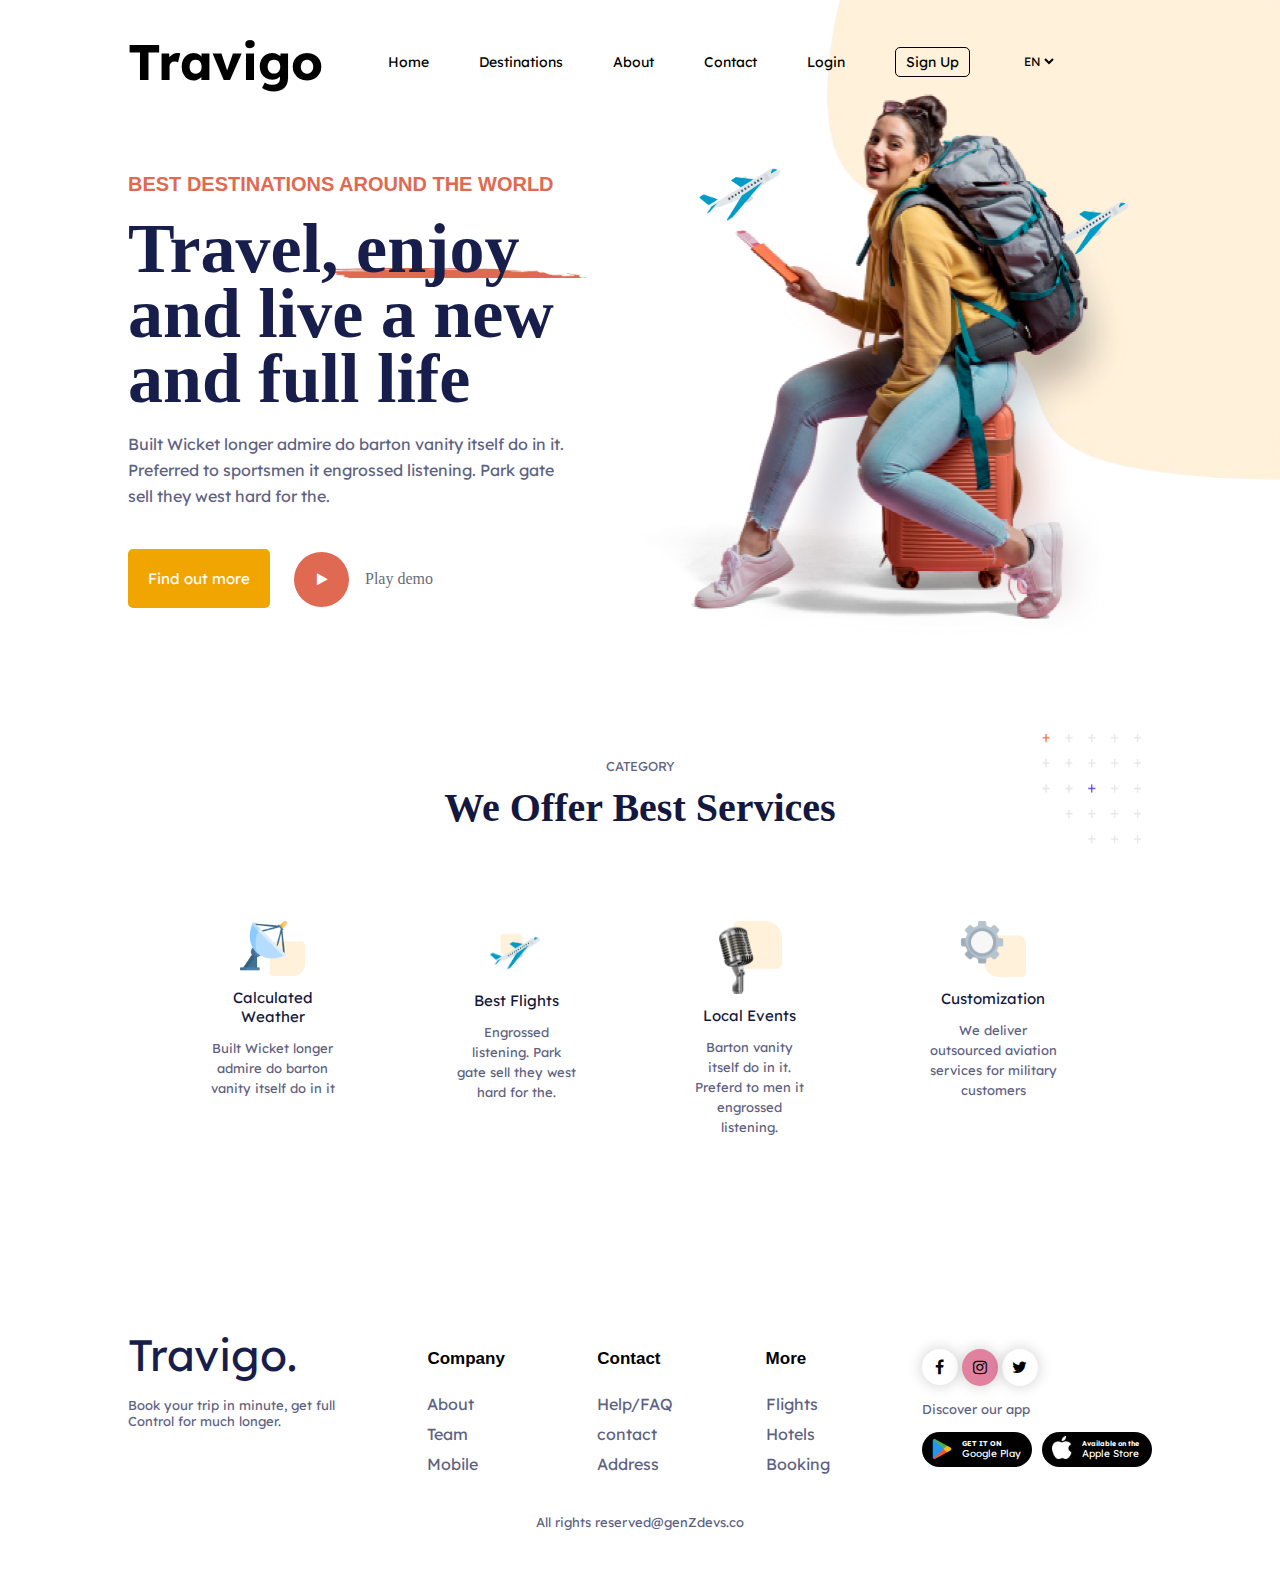
<file: index.html>
<!DOCTYPE html>
<html lang="en">
<head>
    <meta charset="UTF-8">
    <meta name="viewport" content="width=device-width, initial-scale=1.0">
    <link rel="preconnect" href="https://fonts.googleapis.com">
<link rel="preconnect" href="https://fonts.gstatic.com" crossorigin>
<link href="https://fonts.googleapis.com/css2?family=BBH+Sans+Hegarty&family=Lexend:wght@100..900&display=swap" rel="stylesheet">
    <link rel="stylesheet" href="style.css">
<link rel="stylesheet" href="https://cdnjs.cloudflare.com/ajax/libs/font-awesome/4.7.0/css/font-awesome.min.css">    <title>Home page</title>
</head>
<body>
    
<div class="home">
    <div class="navbar">
        <header>
        <h1>Travigo</h1>
        <ul>
            <li><a href="index.html">Home</a></li>
            <li><a href="destination.html">Destinations</a></li>
            <li><a href="About.html">About</a></li>
            <li><a href="Contact.html">Contact</a></li>
            <li><a href="Login.html">Login</a></li>
            <li><a href="Signup.html" class="signup">Sign Up</a></li>
            <li>
                <select>
                      <option value="EN">EN</option>
                      <option value="FR">FR</option>
                </select>
            </li>
        </ul>
        
          
    </header>
    <div class="images">
        <img src="images/img1.png" class="backimg">
        <img src="images/image.png" class="frontimg">
    </div>
    </div>
    

<div class="container">


        <section>
        <p class="h4">BEST DESTINATIONS AROUND THE WORLD</h3>

        <p class="p1">Travel, enjoy <br> and live a new <br> and full life</p>

        <img src="images/image2.png" class="redligne">

        <p class="p2">Built Wicket longer admire do barton vanity itself do in it. <br> Preferred to sportsmen it engrossed listening. Park gate <br> sell they west hard for the.</p>

        <div class="clickbuttons">
            <button class="firstbtn">Find out more</button>
            <button class="secbtn"><i class="fa fa-play"></i></button>
            <span>Play demo</span>
        </div>
    </section>

           <div class="categorie">
        <!-- <div class="shadow">aaaa</div> -->
        <img src="images/plus.png" class="plusimage">
        <div class="titles">
            <p>CATEGORY</p>
            <h1>We Offer Best Services</h1>
        </div>

        <div class="card">
            <div class="c1">
                <img src="images/card.png" alt="">
                <span>Calculated Weather</span>
                <p>Built Wicket longer admire do barton vanity itself do in it</p>
            </div>
            <div class="c2">
                <img src="images/card2.png" alt="">
                <span>Best Flights</span>
                <p>Engrossed listening. Park gate sell they west hard for the.</p>
            </div>
            <div class="c3">
                <img src="images/card3.png" alt="">
                <span>Local Events</span>
                <p>Barton vanity itself do in it. Preferd to men it engrossed listening. </p>
            </div>
            <div class="c4">
                <img src="images/card4.png" alt="">
                <span>Customization</span>
                <p>We deliver outsourced aviation services for military customers</p>
            </div>
        </div>
   </div>
    
</div>




  

  <footer>
            <ul class="list1">
                <li><p class="title">Travigo.</p></li>
                <li><p class="description1">Book your trip in minute, get full <br> Control for much longer.</p></li>
            </ul>

                <ul class="list2">
                    <li><p  class="title1">Company</p></li>
                    <li class="listdescription">
                        <p class="description">About</p>
                        <p class="description">Team</p>
                        <p class="description">Mobile</p>
                    </li>
                </ul>
                <ul class="list3">
                    <li><p  class="title1">Contact</p></li>
                    <li class="listdescription">
                        <p class="description">Help/FAQ</p>
                        <p class="description">contact</p>
                        <p class="description">Address</p>
                    </li>
                </ul>
                <ul class="list4">
                    <li><p  class="title1">More</p></li>
                    <li class="listdescription">
                        <p class="description">Flights</p>
                        <p class="description">Hotels</p>
                        <p class="description">Booking</p>
                    </li>
                </ul>
            
               
                <div class="list5">
                    <div class="social">
                        <i id="facebook" class="fa fa-facebook"></i>
                        <i id="instagram" class="fa fa-instagram"></i>
                        <i id="twitter" class="fa fa-twitter"></i>
                    </div>
                    <p>Discover our app</p>
                    <div class="images">
                        <div class="playstore">
                            <img src="images/playstore.png" alt="">
                            <div class="text">
                                <h4>GET IT ON</h4>
                                <span>Google Play</span>
                            </div>
                        </div>
                        <div class="appstore">
                            <img src="images/applestore.png" alt="">
                            <div class="text">
                                <h4>Available on the</h4>
                                <span>Apple Store</span>
                            </div>
                        </div>
                    </div>
                </div>

                
        </div>
        <p class="end">All rights reserved@genZdevs.co</p>
    </footer>


</body>
</html>
</file>
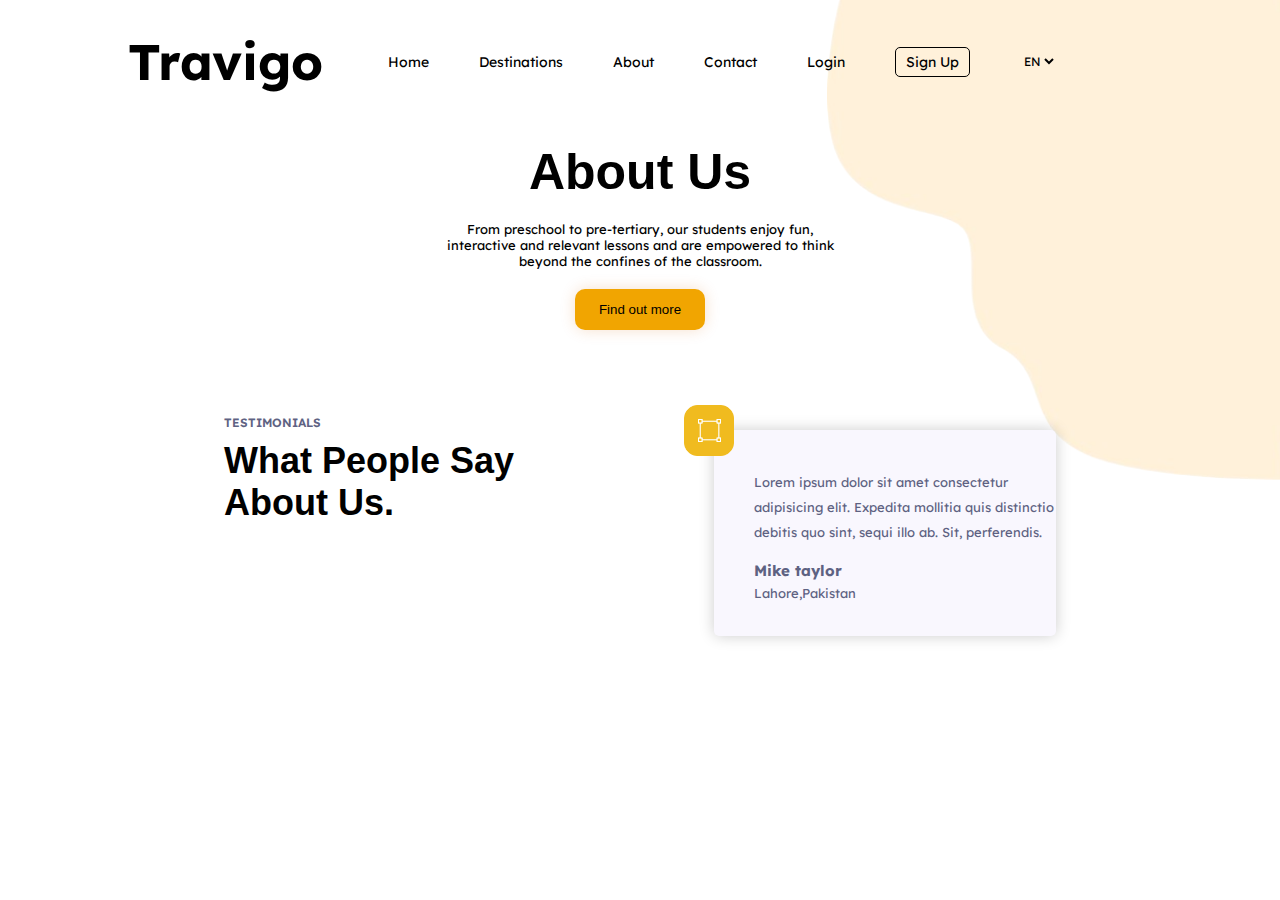
<file: About.html>
<!DOCTYPE html>
<html lang="en">
<head>
    <meta charset="UTF-8">
    <meta name="viewport" content="width=device-width, initial-scale=1.0">
    <link rel="preconnect" href="https://fonts.googleapis.com">
<link rel="preconnect" href="https://fonts.gstatic.com" crossorigin>
<link href="https://fonts.googleapis.com/css2?family=BBH+Sans+Hegarty&family=Lexend:wght@100..900&display=swap" rel="stylesheet">
    <link rel="stylesheet" href="style.css">
<link rel="stylesheet" href="https://cdnjs.cloudflare.com/ajax/libs/font-awesome/4.7.0/css/font-awesome.min.css">    <title>Home page</title>
</head>
<body>
    <div class="home">
    <div class="navbar">
        <header>
        <h1>Travigo</h1>
        <ul>
            <li><a href="index.html">Home</a></li>
            <li><a href="destination.html">Destinations</a></li>
            <li><a href="About.html">About</a></li>
            <li><a href="Contact.html">Contact</a></li>
            <li><a href="Login.html">Login</a></li>
            <li><a href="Signup.html" class="signup">Sign Up</a></li>
            <li>
                <select>
                      <option value="EN">EN</option>
                      <option value="FR">FR</option>
                </select>
            </li>
        </ul>
        
          
    </header>
    <div class="images">
        <img src="images/img1.png" class="backimg">
    </div>





    <section class="about1">
        <h1>About Us</h1>
        <p>From preschool to pre-tertiary, our students enjoy fun, interactive and relevant lessons and are empowered to think beyond the confines of the classroom.</p>
        <button>Find out more</button>
    </section>


    <div class="about2">
        <div class="part1">
            <p>TESTIMONIALS</p>
            <h1>What People Say About Us.</h1>
        </div>
        <div class="part2">
            <img src="images/step1.png" alt="" class="profile">
            <article>
                <p>Lorem ipsum dolor sit amet consectetur adipisicing elit. Expedita mollitia quis distinctio debitis quo sint, sequi illo ab. Sit, perferendis.</p>
                <h3>Mike taylor</h4>
                <h5>Lahore,Pakistan</h5>
            </article>

        </div>
    </div>

    </div>
</body>
</html>
</file>
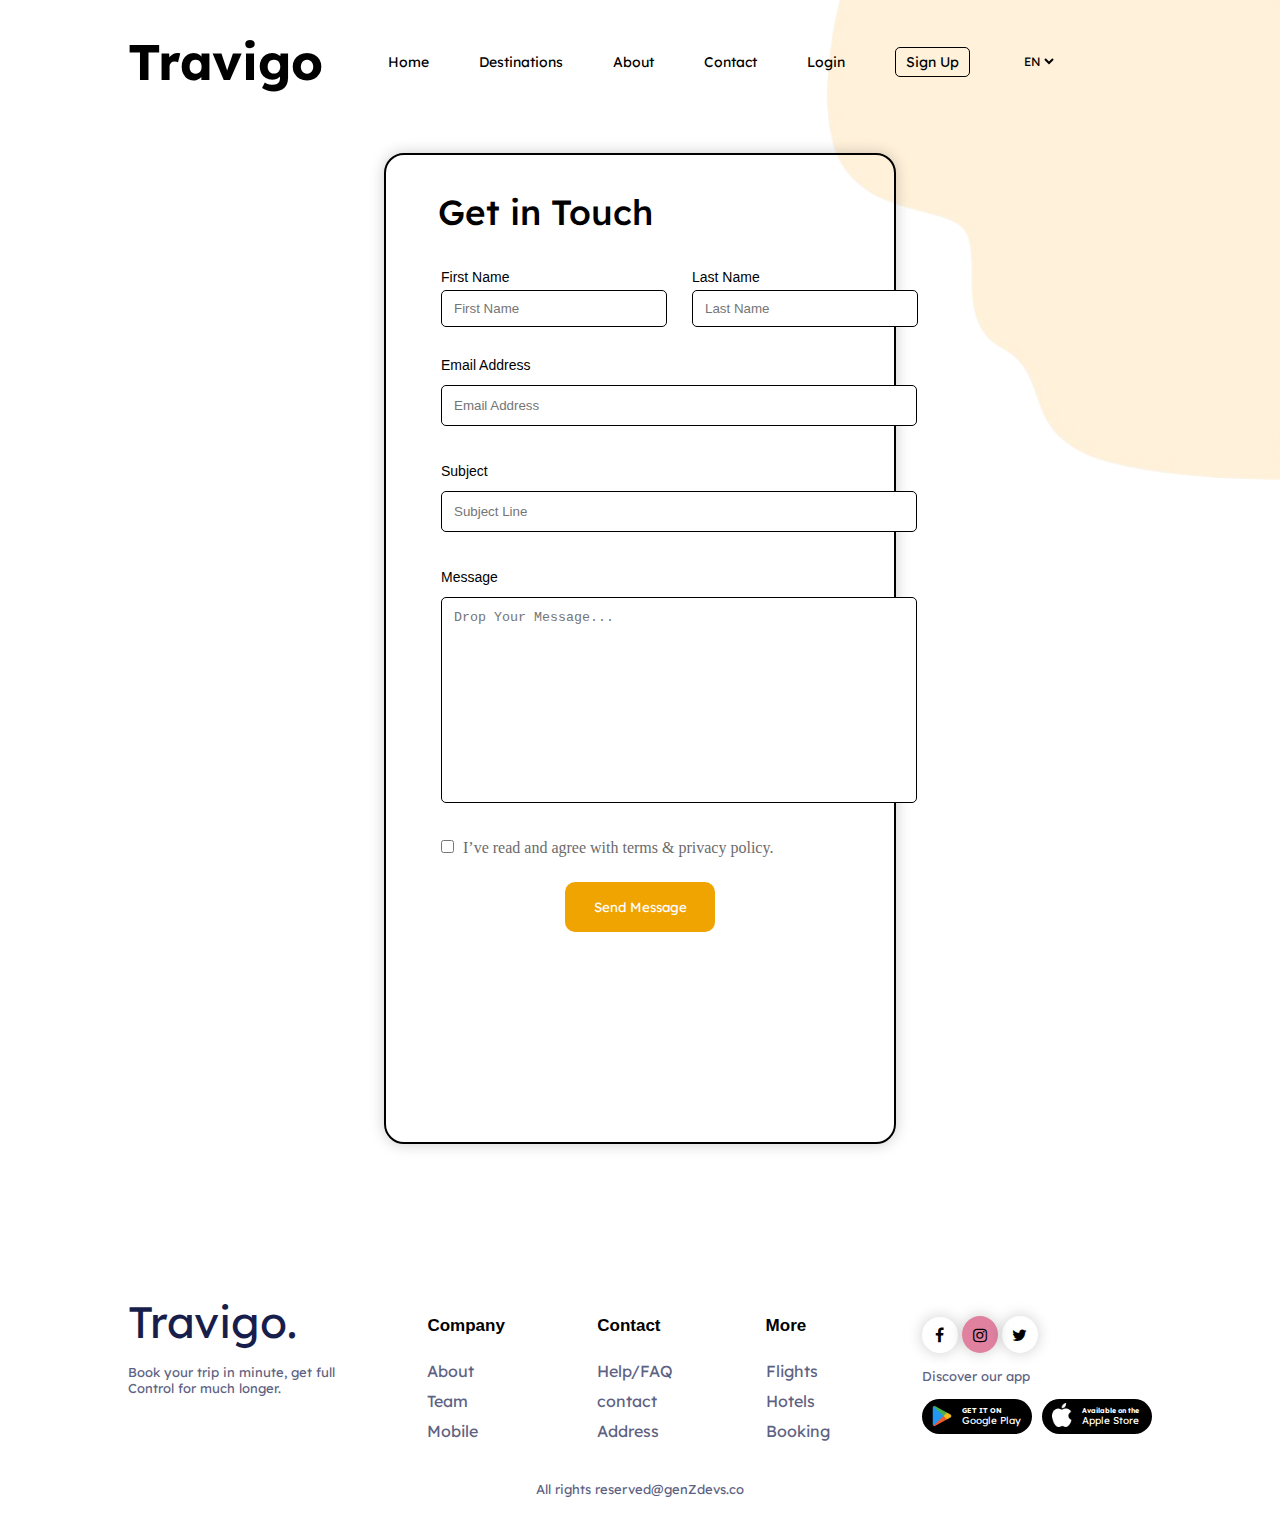
<file: Contact.html>
<!DOCTYPE html>
<html lang="en">
<head>
    <meta charset="UTF-8">
    <meta name="viewport" content="width=device-width, initial-scale=1.0">
    <link rel="preconnect" href="https://fonts.googleapis.com">
<link rel="preconnect" href="https://fonts.gstatic.com" crossorigin>
<link href="https://fonts.googleapis.com/css2?family=BBH+Sans+Hegarty&family=Lexend:wght@100..900&display=swap" rel="stylesheet">
    <link rel="stylesheet" href="style.css">
<link rel="stylesheet" href="https://cdnjs.cloudflare.com/ajax/libs/font-awesome/4.7.0/css/font-awesome.min.css">    <title>Home page</title>
</head>
<body>
    <div class="home">
    <div class="navbar">
        <header>
        <h1>Travigo</h1>
        <ul>
            <li><a href="index.html">Home</a></li>
            <li><a href="destination.html">Destinations</a></li>
            <li><a href="About.html">About</a></li>
            <li><a href="Contact.html">Contact</a></li>
            <li><a href="Login.html">Login</a></li>
            <li><a href="Signup.html" class="signup">Sign Up</a></li>
            <li>
                <select>
                      <option value="EN">EN</option>
                      <option value="FR">FR</option>
                </select>
            </li>
        </ul>
        
          
    </header>
    <div class="images">
        <img src="images/img1.png" class="backimg">
</div>

<div class="contact">
    <h1>Get in Touch</h1>
    <div class="row1">
        <div class="input1">
            <h5>First Name</h5>
            <input type="text" placeholder="First Name">
        </div>
        <div class="input2">
            <h5>Last Name</h5>
            <input type="text" placeholder="Last Name">
        </div>
    </div>

    <div class="row2">
        <div class="input3">
            <h5>Email Address</h5>
            <input type="email" placeholder="Email Address">
        </div>
    </div>

    <div class="row3">
        <div class="input3">
            <h5>Subject</h5>
            <input type="text" placeholder="Subject Line">
        </div>
    </div>
    

    <div class="row4">
        <div class="input4">
            <h5>Message</h5>
            <textarea class="inputarea" placeholder="Drop Your Message..." rows="12"  ></textarea>
        </div>
    </div>


    <div class="row5">
        <div class="input5">
            <input type="checkbox">
            <span>I’ve read and agree with terms & privacy policy.</span>
        </div>
    </div>

    <button class="send">
        Send Message
    </button>
</div>


<footer>
            <ul class="list1">
                <li><p class="title">Travigo.</p></li>
                <li><p class="description1">Book your trip in minute, get full <br> Control for much longer.</p></li>
            </ul>

                <ul class="list2">
                    <li><p  class="title1">Company</p></li>
                    <li class="listdescription">
                        <p class="description">About</p>
                        <p class="description">Team</p>
                        <p class="description">Mobile</p>
                    </li>
                </ul>
                <ul class="list3">
                    <li><p  class="title1">Contact</p></li>
                    <li class="listdescription">
                        <p class="description">Help/FAQ</p>
                        <p class="description">contact</p>
                        <p class="description">Address</p>
                    </li>
                </ul>
                <ul class="list4">
                    <li><p  class="title1">More</p></li>
                    <li class="listdescription">
                        <p class="description">Flights</p>
                        <p class="description">Hotels</p>
                        <p class="description">Booking</p>
                    </li>
                </ul>
            
               
                <div class="list5">
                    <div class="social">
                        <i id="facebook" class="fa fa-facebook"></i>
                        <i id="instagram" class="fa fa-instagram"></i>
                        <i id="twitter" class="fa fa-twitter"></i>
                    </div>
                    <p>Discover our app</p>
                    <div class="images">
                        <div class="playstore">
                            <img src="/images/playstore.png" alt="">
                            <div class="text">
                                <h4>GET IT ON</h4>
                                <span>Google Play</span>
                            </div>
                        </div>
                        <div class="appstore">
                            <img src="/images/applestore.png" alt="">
                            <div class="text">
                                <h4>Available on the</h4>
                                <span>Apple Store</span>
                            </div>
                        </div>
                    </div>
                </div>

                
        </div>
        <p class="end">All rights reserved@genZdevs.co</p>
    </footer>
</body>
</html>
</file>
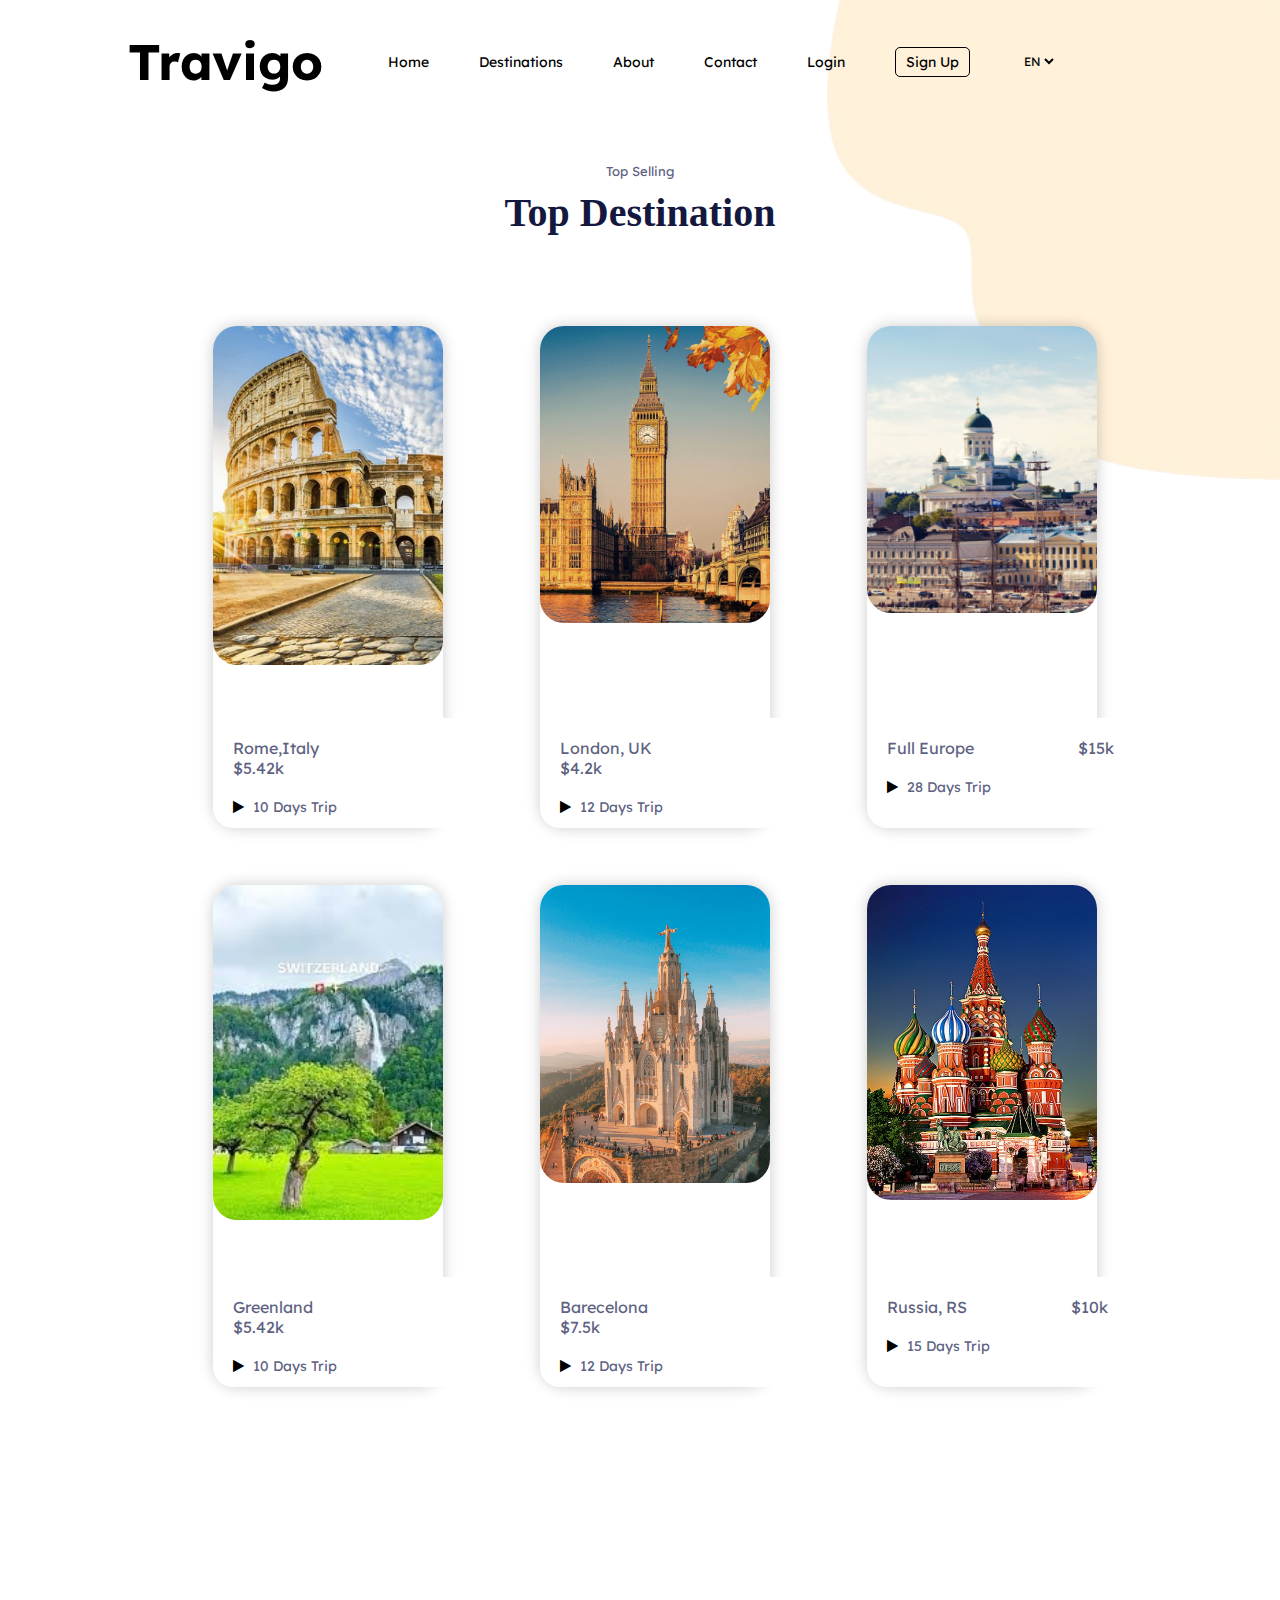
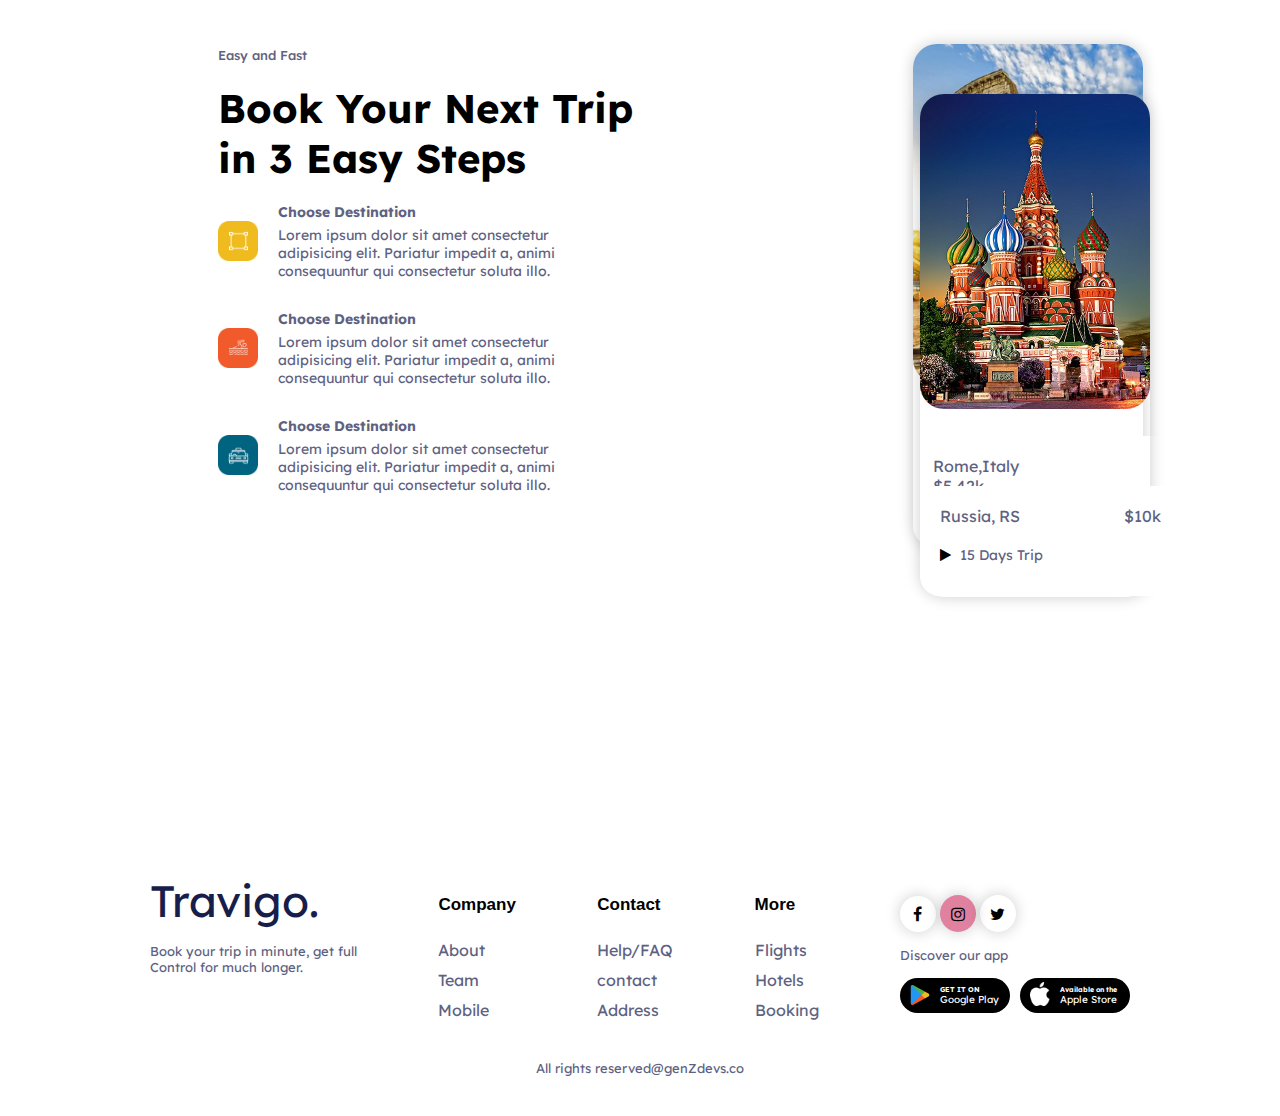
<file: destination.html>
<!DOCTYPE html>
<html lang="en">
<head>
    <meta charset="UTF-8">
    <meta name="viewport" content="width=device-width, initial-scale=1.0">
    <link rel="preconnect" href="https://fonts.googleapis.com">
    <link rel="preconnect" href="https://fonts.gstatic.com" crossorigin>
    <link href="https://fonts.googleapis.com/css2?family=BBH+Sans+Hegarty&family=Lexend:wght@100..900&display=swap" rel="stylesheet">
    <link rel="stylesheet" href="style.css">
    <link rel="stylesheet" href="https://cdnjs.cloudflare.com/ajax/libs/font-awesome/4.7.0/css/font-awesome.min.css">    
    <title>Destination page</title>

</head>
<body>
    
<!-- navbar -->
<div class="home">
    <div class="navbar">
        <header>
        <h1>Travigo</h1>
        <ul>
            <li><a href="index.html">Home</a></li>
            <li><a href="destination.html">Destinations</a></li>
            <li><a href="About.html">About</a></li>
            <li><a href="Contact.html">Contact</a></li>
            <li><a href="Login.html">Login</a></li>
            <li><a href="Signup.html" class="signup">Sign Up</a></li>
            <li>
                <select>
                      <option value="EN">EN</option>
                      <option value="FR">FR</option>
                </select>
            </li>
        </ul>
        
          
    </header>
    <div class="images">
        <img src="images/img1.png" class="backimg">
    </div>
</div>
    




<!-- destination page -->
    <div class="container1">



   <div class="destination">

        <div class="titles">
            <p>Top Selling</p>
            <h1>Top Destination</h1>
        </div>

        <div class="card">
            <div class="card1">
                <img src="images/Italy.png" alt="" class="image">
                <section class="detail">
                    <p class="para1">Rome,Italy</p>
                    <p class="para2">$5.42k</p>
                    <span><i class="fa fa-play"></i> 10 Days Trip</span>
                </section>
            </div>

            <div class="card1">
                <img src="images/London.png" alt="" class="image">
                <section class="detail">
                    <p class="para1">London, UK</p>
                    <p class="para2">$4.2k</p>
                    <span><i class="fa fa-play"></i> 12 Days Trip</span>
                </section>
            </div>

            <div class="card1">
                <img src="images/Europe.png" alt="" class="image">
                <section class="detail">
                    <p class="para1">Full Europe</p>
                    <p class="para2">$15k</p>
                    <span><i class="fa fa-play"></i> 28 Days Trip</span>
                </section>
            </div>
            <div class="card1">
                <img src="images/swiss.jpg" alt="" class="image">
                <section class="detail">
                    <p class="para1">Greenland</p>
                    <p class="para2">$5.42k</p>
                    <span><i class="fa fa-play"></i> 10 Days Trip</span>
                </section>
            </div>
            <div class="card1">
                <img src="images/barcelona.jpg" alt="" class="image">
                <section class="detail">
                    <p class="para1">Barecelona</p>
                    <p class="para2">$7.5k</p>
                    <span><i class="fa fa-play"></i> 12 Days Trip</span>
                </section>
            </div>
            <div class="card1">
                <img src="images/russia.jpg" alt="" class="image">
                <section class="detail">
                    <p class="para1">Russia, RS</p>
                    <p class="para2">$10k</p>
                    <span><i class="fa fa-play"></i> 15 Days Trip</span>
                </section>
            </div>
            <div class="card2">
                <img src="/images/Italy.png" alt="" class="image">
                <section class="detail">
                    <p class="para1">Rome,Italy</p>
                    <p class="para2">$5.42k</p>
                    <span><i class="fa fa-play"></i> 10 Days Trip</span>
                </section>
            </div>
            <div class="card3">
                <img src="images/russia.jpg" alt="" class="image">
                <section class="detail">
                    <p class="para1">Russia, RS</p>
                    <p class="para2">$10k</p>
                    <span><i class="fa fa-play"></i> 15 Days Trip</span>
                </section>
            </div>
        </div>

        <div class="destination2">
            <div class="text">
                <p>Easy and Fast</p>
                <h1>Book Your Next Trip <br> in 3 Easy Steps</h1>
            </div>   
                <div class="steps">

                    <div class="step1">
                        <img src="images/step1.png" alt="">
                        <div class="steps-details">
                            <h1>Choose Destination</h1>
                            <p>Lorem ipsum dolor sit amet consectetur <br> adipisicing elit. Pariatur impedit a, animi consequuntur qui consectetur soluta illo.</p>
                        </div>
                    </div>
                    <div class="step1">
                        <img src="images/step2.png" alt="">
                        <div class="steps-details">
                            <h1>Choose Destination</h1>
                            <p>Lorem ipsum dolor sit amet consectetur <br> adipisicing elit. Pariatur impedit a, animi consequuntur qui consectetur soluta illo.</p>
                        </div>
                    </div>
                    <div class="step1">
                        <img src="images/step3.png" alt="">
                        <div class="steps-details">
                            <h1>Choose Destination</h1>
                            <p>Lorem ipsum dolor sit amet consectetur <br> adipisicing elit. Pariatur impedit a, animi consequuntur qui consectetur soluta illo.</p>
                        </div>
                    </div>

                </div>
            </div>
        </div>
    </div>
</div>



<div class="destination-footer">
    <footer>
            <ul class="list1">
                <li><p class="title">Travigo.</p></li>
                <li><p class="description1">Book your trip in minute, get full <br> Control for much longer.</p></li>
            </ul>

                <ul class="list2">
                    <li><p  class="title1">Company</p></li>
                    <li class="listdescription">
                        <p class="description">About</p>
                        <p class="description">Team</p>
                        <p class="description">Mobile</p>
                    </li>
                </ul>
                <ul class="list3">
                    <li><p  class="title1">Contact</p></li>
                    <li class="listdescription">
                        <p class="description">Help/FAQ</p>
                        <p class="description">contact</p>
                        <p class="description">Address</p>
                    </li>
                </ul>
                <ul class="list4">
                    <li><p  class="title1">More</p></li>
                    <li class="listdescription">
                        <p class="description">Flights</p>
                        <p class="description">Hotels</p>
                        <p class="description">Booking</p>
                    </li>
                </ul>
            
               
                <div class="list5">
                    <div class="social">
                        <i id="facebook" class="fa fa-facebook"></i>
                        <i id="instagram" class="fa fa-instagram"></i>
                        <i id="twitter" class="fa fa-twitter"></i>
                    </div>
                    <p>Discover our app</p>
                    <div class="images">
                        <div class="playstore">
                            <img src="images/playstore.png" alt="">
                            <div class="text">
                                <h4>GET IT ON</h4>
                                <span>Google Play</span>
                            </div>
                        </div>
                        <div class="appstore">
                            <img src="images/applestore.png" alt="">
                            <div class="text">
                                <h4>Available on the</h4>
                                <span>Apple Store</span>
                            </div>
                        </div>
                    </div>
                </div>

                
        </div>
        <p class="end">All rights reserved@genZdevs.co</p>
    </footer>
</div>




</body>
</file>
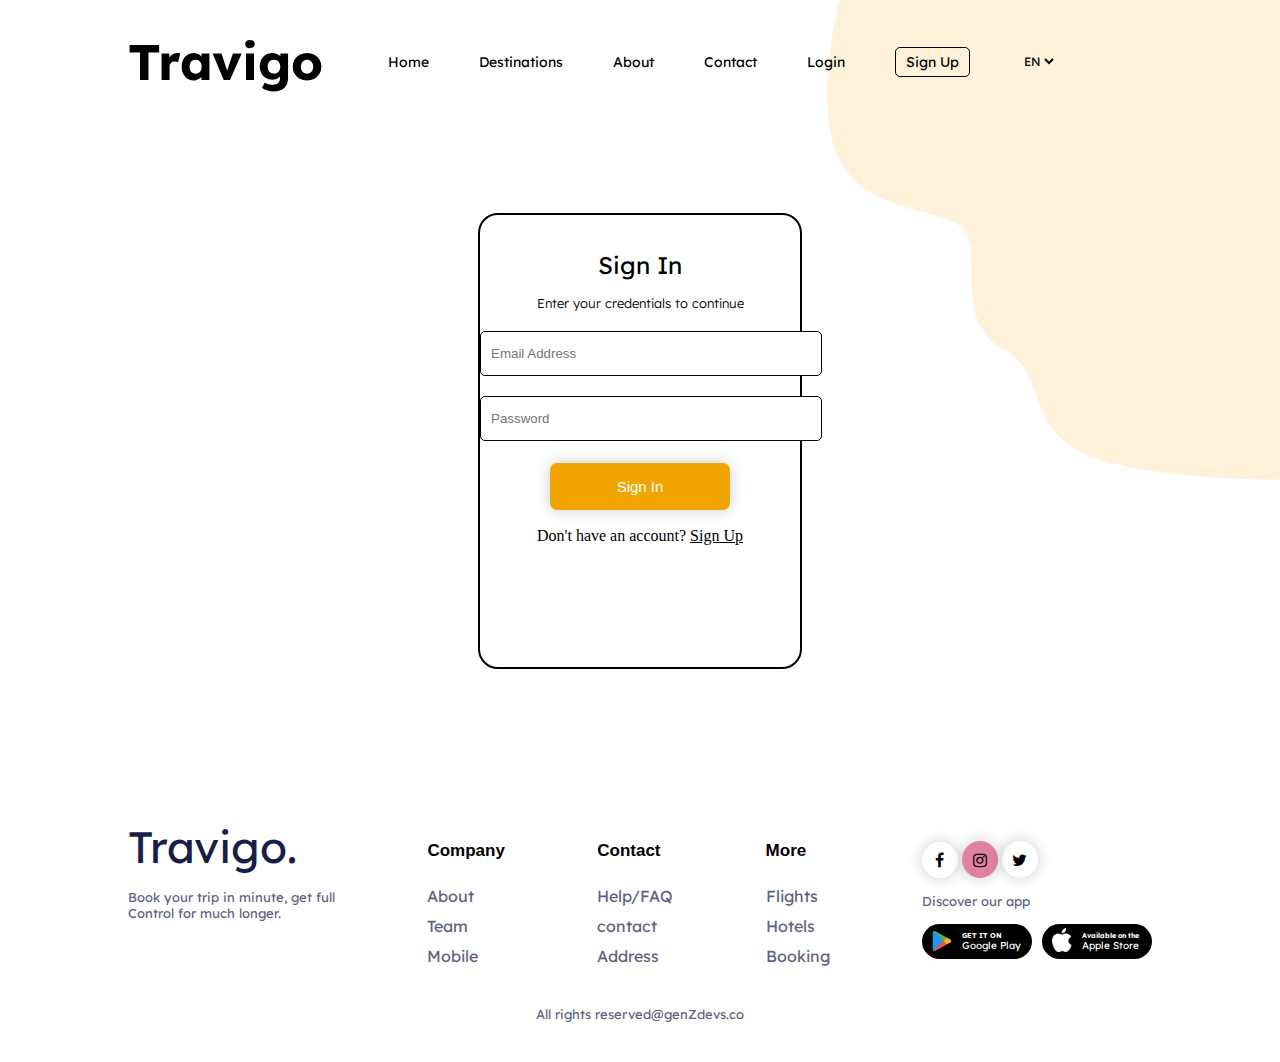
<file: Login.html>
<!DOCTYPE html>
<html lang="en">
<head>
    <meta charset="UTF-8">
    <meta name="viewport" content="width=device-width, initial-scale=1.0">
    <link rel="preconnect" href="https://fonts.googleapis.com">
<link rel="preconnect" href="https://fonts.gstatic.com" crossorigin>
<link href="https://fonts.googleapis.com/css2?family=BBH+Sans+Hegarty&family=Lexend:wght@100..900&display=swap" rel="stylesheet">
    <link rel="stylesheet" href="style.css">
<link rel="stylesheet" href="https://cdnjs.cloudflare.com/ajax/libs/font-awesome/4.7.0/css/font-awesome.min.css">    <title>Home page</title>
</head>
<body>
     <div class="home">
    <div class="navbar">
        <header>
        <h1>Travigo</h1>
        <ul>
            <li><a href="index.html">Home</a></li>
            <li><a href="destination.html">Destinations</a></li>
            <li><a href="About.html">About</a></li>
            <li><a href="Contact.html">Contact</a></li>
            <li><a href="Login.html">Login</a></li>
            <li><a href="Signup.html" class="signup">Sign Up</a></li>
            <li>
                <select>
                      <option value="EN">EN</option>
                      <option value="FR">FR</option>
                </select>
            </li>
        </ul>
        
          
    </header>
    <div class="images">
        <img src="images/img1.png" class="backimg">
</div>




<div class="login">
    <h2>Sign In</h2>
    <p class="text">Enter your credentials to continue</p>

    <input type="email" placeholder="Email Address">
    <input type="password" placeholder="Password">

    <button class="create">
        Sign In
    </button>

    <p class="signup">
        Don't have an account? <a href="Signup.html">Sign Up</a>
    </p>
</div>


   <footer>
            <ul class="list1">
                <li><p class="title">Travigo.</p></li>
                <li><p class="description1">Book your trip in minute, get full <br> Control for much longer.</p></li>
            </ul>

                <ul class="list2">
                    <li><p  class="title1">Company</p></li>
                    <li class="listdescription">
                        <p class="description">About</p>
                        <p class="description">Team</p>
                        <p class="description">Mobile</p>
                    </li>
                </ul>
                <ul class="list3">
                    <li><p  class="title1">Contact</p></li>
                    <li class="listdescription">
                        <p class="description">Help/FAQ</p>
                        <p class="description">contact</p>
                        <p class="description">Address</p>
                    </li>
                </ul>
                <ul class="list4">
                    <li><p  class="title1">More</p></li>
                    <li class="listdescription">
                        <p class="description">Flights</p>
                        <p class="description">Hotels</p>
                        <p class="description">Booking</p>
                    </li>
                </ul>
            
               
                <div class="list5">
                    <div class="social">
                        <i id="facebook" class="fa fa-facebook"></i>
                        <i id="instagram" class="fa fa-instagram"></i>
                        <i id="twitter" class="fa fa-twitter"></i>
                    </div>
                    <p>Discover our app</p>
                    <div class="images">
                        <div class="playstore">
                            <img src="images/playstore.png" alt="">
                            <div class="text">
                                <h4>GET IT ON</h4>
                                <span>Google Play</span>
                            </div>
                        </div>
                        <div class="appstore">
                            <img src="images/applestore.png" alt="">
                            <div class="text">
                                <h4>Available on the</h4>
                                <span>Apple Store</span>
                            </div>
                        </div>
                    </div>
                </div>

                
        </div>
        <p class="end">All rights reserved@genZdevs.co</p>
    </footer>

</body>
</html>
</file>
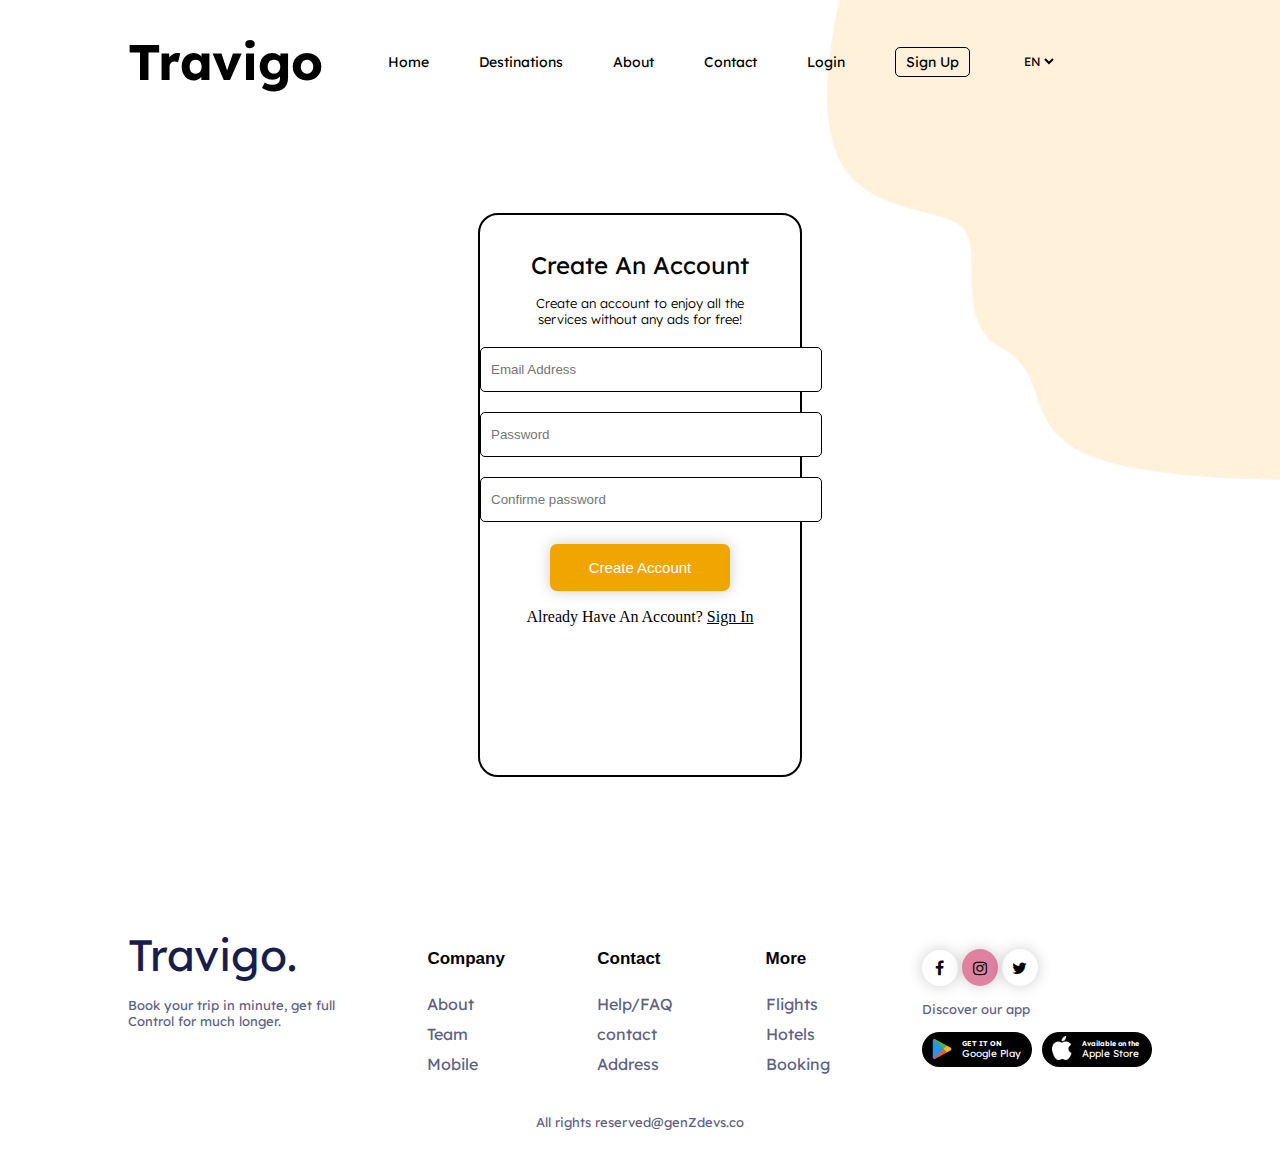
<file: Signup.html>
<!DOCTYPE html>
<html lang="en">
<head>
    <meta charset="UTF-8">
    <meta name="viewport" content="width=device-width, initial-scale=1.0">
    <link rel="preconnect" href="https://fonts.googleapis.com">
<link rel="preconnect" href="https://fonts.gstatic.com" crossorigin>
<link href="https://fonts.googleapis.com/css2?family=BBH+Sans+Hegarty&family=Lexend:wght@100..900&display=swap" rel="stylesheet">
    <link rel="stylesheet" href="style.css">
<link rel="stylesheet" href="https://cdnjs.cloudflare.com/ajax/libs/font-awesome/4.7.0/css/font-awesome.min.css">    <title>Home page</title>
</head>
<body>
     <div class="home">
    <div class="navbar">
        <header>
        <h1>Travigo</h1>
        <ul>
            <li><a href="index.html">Home</a></li>
            <li><a href="destination.html">Destinations</a></li>
            <li><a href="About.html">About</a></li>
            <li><a href="Contact.html">Contact</a></li>
            <li><a href="Login.html">Login</a></li>
            <li><a href="Signup.html" class="signup">Sign Up</a></li>
            <li>
                <select>
                      <option value="EN">EN</option>
                      <option value="FR">FR</option>
                </select>
            </li>
        </ul>
        
          
    </header>
    <div class="images">
        <img src="images/img1.png" class="backimg">
</div>




<div class="signupform">
    <h2>Create An Account</h2>
    <p class="text">Create an account to enjoy all the services without any ads for free!</p>

    <input type="email" placeholder="Email Address">
    <input type="password" placeholder="Password">
    <input type="password" placeholder="Confirme password">

    <button class="create">
        Create Account
    </button>

    <p class="signup">
        Already Have An Account? <a href="Login.html">Sign In</a>
    </p>
</div>


    <footer>
            <ul class="list1">
                <li><p class="title">Travigo.</p></li>
                <li><p class="description1">Book your trip in minute, get full <br> Control for much longer.</p></li>
            </ul>

                <ul class="list2">
                    <li><p  class="title1">Company</p></li>
                    <li class="listdescription">
                        <p class="description">About</p>
                        <p class="description">Team</p>
                        <p class="description">Mobile</p>
                    </li>
                </ul>
                <ul class="list3">
                    <li><p  class="title1">Contact</p></li>
                    <li class="listdescription">
                        <p class="description">Help/FAQ</p>
                        <p class="description">contact</p>
                        <p class="description">Address</p>
                    </li>
                </ul>
                <ul class="list4">
                    <li><p  class="title1">More</p></li>
                    <li class="listdescription">
                        <p class="description">Flights</p>
                        <p class="description">Hotels</p>
                        <p class="description">Booking</p>
                    </li>
                </ul>
            
               
                <div class="list5">
                    <div class="social">
                        <i id="facebook" class="fa fa-facebook"></i>
                        <i id="instagram" class="fa fa-instagram"></i>
                        <i id="twitter" class="fa fa-twitter"></i>
                    </div>
                    <p>Discover our app</p>
                    <div class="images">
                        <div class="playstore">
                            <img src="images/playstore.png" alt="">
                            <div class="text">
                                <h4>GET IT ON</h4>
                                <span>Google Play</span>
                            </div>
                        </div>
                        <div class="appstore">
                            <img src="images/applestore.png" alt="">
                            <div class="text">
                                <h4>Available on the</h4>
                                <span>Apple Store</span>
                            </div>
                        </div>
                    </div>
                </div>

                
        </div>
        <p class="end">All rights reserved@genZdevs.co</p>
    </footer>
    
</body>
</html>
</file>
<file: style.css>
*{
    margin: 0;
    padding: 0;
    list-style: none;
    text-decoration: none;
    
}
html{
    scroll-behavior: smooth;
}
body{
    overflow-x: hidden;
}

.home{
    width: 80%;
    margin: 0 auto;
}

header h1{
  font-family: "Lexend", sans-serif;
  font-size: 50px;
}

header{
    position: relative;
    display: flex;
    justify-content: space-between;
    margin-top: 30px;
    
}


header ul{
    display: flex;
    gap: 50px;
    align-items: center;
    margin-right: 95px;
}

header ul li a{
    color: black;
    font-family: "Lexend", sans-serif;
    font-size: 14px;
}

.signup{
    border: 1px solid black;
    padding: 5px 10px;
    border-radius: 5px;
}

.backimg{
    position: absolute;
    top: -70px;
    right: -30px;
    height: 550px;
    z-index: -1;
}
.frontimg{
    position: absolute;
    right: 130px;
    height: 550px;
}

select{
    background-color: transparent;
    padding: 5px 0px;
    border: none;
    font-size: 12px;
    font-family: "Lexend", sans-serif;
}



.container{
    margin: 80px 0px;
    position: relative;
}



section .h4{
    font-family:'Franklin Gothic Medium', 'Arial Narrow', Arial, sans-serif;
    color: #DF6951;
    font-weight: bold;
    font-size: 20px;
}

section .p1,.p2,.clickbuttons {
    margin-top: 20px;
    
}

.p1{
      line-height: 65px;
      font-family: "Volkhov", serif;
      font-size: 70px;
      font-weight: bold;
      color:#181e4b;
}

.redligne{
    position: absolute;
    top: 95px;
    left: 190px;
    width: 330px;
    z-index: -1;
}

.p2{
    font-family: "Lexend", sans-serif;
    color: #5E6282;
    line-height: 26px;
    font-size: 16px;
}


.clickbuttons .firstbtn{
    margin-right: 20px;
    margin-top: 20px;
    padding: 20px 20px;
    border: none;
    background-color: #f1a501;
    color: white;
    font-family: "Lexend", sans-serif;
    font-size: 15px;
    border-radius: 5px;
    cursor: pointer;
}


.clickbuttons .secbtn{
    border: 0;
    height: 55px;
    width: 55px;
    border-radius: 50%;
    background-color: #df6951;
    color: white;
    font-family: "Lexend", sans-serif;
}


.clickbuttons span{
    margin-left: 12px;
    color: #686d77;
    font-size: 16px;
}


/* category */

.container1{
    width: 80vw;
    height: 240vh;
    margin: 70px auto;
}

.categorie{
    margin: 150px 0;
    position: relative;
}

.categorie .titles{
    display: flex;
    flex-direction: column;
    align-items: center;
    gap: 10px;
}
.categorie .titles p{
    font-size: 13px;
     font-family: "Lexend", sans-serif;
     color: #5e6282;
}

.categorie .titles h1{
    color: #14183e;
    font-size: 40px;
}


.categorie .card{
    display: grid;
    grid-template-columns: auto auto auto auto;
    gap: 17px;
    margin-top: 50px;
    margin-left: 55px;
}

.categorie .card div{
    width: 56%;
    display: flex;
    flex-direction: column;
    gap: 12px;
    padding: 40px 25px;
    align-items: center;
    text-align: center;
    border-radius: 20px;
}


.categorie .card div img{
    width: 65px;
}


.categorie .card div span{
    font-family: "Lexend", sans-serif;
    color: #14183e;
    font-size: 15px;
}

.categorie .card div p{
    font-family: "Lexend", sans-serif;
    color: #5e6282;
    font-size: 13px;
    line-height: 20px;
}

.categorie .plusimage{
    position: absolute;
    width: 100px;
    height: 120px;
    right: 10px;
    top: -30px;
    -webkit-user-drag: none;
}

/* .categorie .shadow{
    position: absolute;
    left: -200px;
    top: 30px;
    background-color: #e8009a;
    border-radius: 50%;
    filter: blur(120px);
    width: 200px;
    height: 200px;
} */

.categorie .card div:hover{
    box-shadow: 0px 0px 15px 0px rgba(0,0,0,0.2);

    transition: all 0.3s ease-in-out;

}




.destination .titles{
    display: flex;
    flex-direction: column;
    align-items: center;
    gap: 10px;
}
.destination .titles p{
    font-size: 13px;
     font-family: "Lexend", sans-serif;
     color: #5e6282;
}

.destination .titles h1{
    color: #14183e;
    font-size: 40px;
}

.destination{
    width: 80vw;
    margin: 70px auto;
}

.destination .card{
    display: grid;
    grid-template-columns: 33% 33% 33%;
    gap: 17px;
    margin-top: 50px;
    margin-left: 85px;
}

.destination .card div{
    position: relative;
    border-radius: 24px;
    width: 18vw;
    height: 55.8vh;  
    margin-top: 40px;
    box-shadow: 0px 0px 15px 0px rgba(0,0,0,0.2);  
}

.destination .card div .image{
    width: 18vw;
    margin: 0 auto;
    border-radius: 24px;
}

.destination .card div .detail{
    position: absolute;
    bottom: 0.5px;
    background-color: white;
    width: 18vw;
    height: 90px;
    border-radius: 0px 20px 20px 20px;
    padding: 10px 20px;
    

}

.destination .card div .detail p{
    position: relative;
    top: 10px;
    font-family: "Lexend", sans-serif;
    color: #5E6282;
    display: inline;
}
.destination .card div .detail .para1{
      margin-right:100px;
}

.detail span i{
    color: black;
    margin-right: 5px;
}


.destination .card div .detail span{
      font-family: "Lexend", sans-serif;
      color: #5E6282;
      display: block;
      font-size: 14px;
      margin-top: 30px;
            


}

span #i{
    color: black;
    margin-right: 10px;
    margin-left:2px;
}


.destination-footer{
    margin: 0 150px;
}


 footer{
    display: flex;
    justify-content: space-between;
    margin-top:150px;
}
/* .contact footer{
    display: flex;
    justify-content: space-between;
} */

.list1{
   display: flex;
   flex-direction: column;
   gap: 15px;
   
}

footer .list2, .list3, .list4{
    display: flex;
    flex-direction: column;
    
}

footer ul li .title{
    font-family: "Lexend", sans-serif;
    color: #181e4b;
    font-size: 44px;
}
footer ul li .description1{
    font-family: "Lexend", sans-serif;
    color: #5e6282;
    font-size: 13px;
}
footer ul li .description{
    font-family: "Lexend", sans-serif;
    color: #5e6282;
    font-size: 16px;
    cursor: pointer;
    margin-top: 10px;
}

.list2,.list3, .list4, .list5{
    display: flex;
    flex-direction: column;
    gap: 15px;
    margin-top: 22px;
}




.title1{
    font-size: 17px;
    font-weight: 700;
    font-family: "Poppins", sans-serif;
}


.list5{
    display: flex;
    flex-direction: column;
    gap: 15px;
}

.list5 i{
    border-radius: 50%;
    box-shadow: 0px 0px 15px 0px rgba(0,0,0,0.2);  
}

.list5 #facebook{
    padding: 10px 13.5px;
}
.list5 #twitter{
    padding: 10.5px;
}
.list5 #instagram{
    padding: 10.5px 11px;
    background-color: #e081a0;
}
.list5 p{
    font-family: "Lexend", sans-serif;
    font-size: 13px;
    color: #5E6282;
}

.images{
    display: flex;
    gap: 10px;
}

.images .playstore,.appstore{
    background-color: black;
    border-radius: 50px;
    width: 110px;
    height: 35px;
    position: relative;
}
.playstore span,h4{
    color: white;
    font-family: "Lexend", sans-serif;   
    
}
.playstore h4{
    font-size: 7px;
    position: absolute;
    top: 7px; 
    left: 40px;
}

.playstore span{
    font-size: 10px;
    position: absolute;
    left: 40px;
    top: 15px;
}


.playstore img{
     width: 20px;
    position: absolute;
    top: 7px;
    left: 10px;
}


.appstore span,h4{
    color: white;
    font-family: "Lexend", sans-serif;   
    
}
.appstore h4{
    font-size: 7px;
    position: absolute;
    top: 7px; 
    left: 40px;
}

.appstore span{
    font-size: 10px;
    position: absolute;
    left: 40px;
    top: 15px;
}


.appstore img{
    width: 20px;
    position: absolute;
    top: 4px;
    left: 10px;
}


.end{
    text-align: center;
    margin: 40px 0;
    font-size: 13px;
    font-family: "Lexend", sans-serif;
    color: #5E6282;

}



.destination2{
    margin:0px 90px;
    position: relative;
    top: -300px;
}

.destination2 .text p{
    color: #5E6282;
    font-family: "Lexend", sans-serif;
    font-size: 13px;
    font-weight: 500;
}


.destination2 .text h1{
    color: black;
    font-size: 40px;
    font-weight: bold;
    margin: 20px 0;
    font-family: "Lexend", sans-serif;

}

.steps{
   display: flex;
    flex-direction: column;
    gap: 30px;
}

.step1,.step2,.step3{
    
    display: flex;
    gap: 20px;
    align-items: center;
}

.steps div img{
    width: 40px;
    height: 40px;
}

.steps-details{
    display: flex;
    flex-direction: column;
    gap: 5px;
    width: 370px;
}

.steps-details h1{
    color: #5E6282;
    font-size: 14px;
    font-family: "Lexend", sans-serif;
}

.steps-details p{
    color: #5E6282;
    font-family: "Lexend", sans-serif;
    font-size: 14px;
}

.card2{
    position: relative;
    bottom: -200px;
    right: -700px;
}
.card3{
    position: relative;
    bottom: -250px;
    right: -380px;
}



.about1{
    display: flex;
    flex-direction: column;
    width: 400px;
    text-align: center;
    gap: 20px;
    margin: 50px auto;
}

.about1 h1{
    font-size: 50px;
    font-family: "Poppins", sans-serif;

}
.about1 p{
    font-family: "Lexend", sans-serif;
    font-size: 13px;
    text-align: center;
}

.about1 button{
    width: 130px;
    padding: 12px 0px;
    border-radius: 10px;
    border: 1px solid transparent;
    background-color: #f1a501;
    margin: 0 auto;
    box-shadow: 0px 0px 15px 0px rgba(208, 102, 9, 0.2);

}

.about1 button a{
    color: white;
}

.about2{
    display: flex;
    margin: 100px auto;
    width: 65vw;
}
.about3{
    display: flex;
    margin: 100px auto;
    width: 65vw;
}
.about2 .part2{
    width: 400px;
}
.about3 .part2{
    width: 400px;
}

.part1 p{
    font-size: 12px;
    color: #5e6282;
    font-family: "Lexend", sans-serif;
    font-weight: 600;
    margin-top: -15px;
}

.part1 h1{
    font-family: "Poppins", sans-serif;
    font-size: 36px;
    width: 400px;
    margin-top: 10px;
}

.about3 .part1{
    order: 2;
}

.about3{
    margin-top: 120px;
    margin-bottom: 150px;
}

.about2 .part2{
    width: 390px;
    margin-left: 90px;
    background-color: #f9f7fe;
    border-radius: 5px;
    padding: 10px 20px;
    box-shadow: 0px 0px 15px 0px rgba(0, 0, 0, 0.2);
}
.about3 .part2{
    order: 1;
    width: 390px;
    margin-right: 90px;
    background-color: #f9f7fe;
    border-radius: 5px;
    padding: 10px 20px;
    box-shadow: 0px 0px 20px 0px rgba(0, 0, 0, 0.3);
}


.about2 .part2 article{
    color: #5E6282;
    font-family: "Lexend", sans-serif;

}
.about3 .part2 article{
    color: #5E6282;
    font-family: "Lexend", sans-serif;

}
.about2 .part2 article{
    position: relative;
    top: -25px;
    left: 20px;
}
.about3 .part2 article{
    position: relative;
    top: -25px;
    left: 20px;
}
.about2 .part2 article p{
    font-size: 13px;
    line-height: 25px;
}
.about3 .part2 article p{
    font-size: 13px;
    line-height: 25px;
}

.about2 .part2 article h3{
    margin-top: 16px;
    font-size: 15px;
}
.about3 .part2 article h3{
    margin-top: 16px;
    font-size: 15px;
}


.about2 .part2 article h5{
    margin-top: 5px;
   font-weight: 400;
   font-size: 13px;
}
.about3 .part2 article h5{
    margin-top: 5px;
   font-weight: 400;
   font-size: 13px;
}

.about2 .part2  img{
    position: relative;
    top: -35px;
    left: -50px;
    width: 50px;
}
.about3 .part2  img{
    position: relative;
    top: -35px;
    left: -50px;
    width: 50px;
}



.contact{
    display: flex;
    flex-direction: column;
    gap: 25px;
    border: 2px solid black;
    height: 103vh;
    width: 35vw;
    margin: 60px auto;
    border-radius: 20px;
    padding: 30px;
    box-shadow: 0px 0px 15px 0px rgba(0,0,0,0.2);
}


.contact h1{
    font-family: "Lexend", sans-serif;
    font-weight: 500;
    font-size: 35px;
    padding: 5px 22px;
}

.row1{
    margin: 0 0 0 25px;
}


.contact .row1{
    display: flex;
    gap: 25px;
    /* justify-content: center; */
}
.contact h5{
    padding: 5px 0;
    font-size: 14px;
    font-weight: 500;
    font-family: "Poppins", sans-serif;

}

.row1 input[type=text]{
    padding: 10px 12px;
    width: 200px;
    border: 1px solid black;
    border-radius: 5px;
}


.row2 {
    padding: 0 25px;
}

.row2 input[type=email]{
    padding: 12px 12px;
    width: 450px;
    border: 1px solid black;
    border-radius: 5px;
    margin: 7px 0;

}

.row3{
    padding: 0 25px;
}
.row3 input[type=text]{
    padding: 12px 12px;
    width: 450px;
    border: 1px solid black;
    border-radius: 5px;
    margin: 7px 0;
}

.row4{
    padding: 0 25px;
}

.inputarea{
     padding: 12px 12px;
    width: 450px;
    border: 1px solid black;
    border-radius: 5px;
    margin: 7px 0;
    resize: none;
}


.row5{
    padding: 0 25px;
}


.input5 span{
    color: #6b6b6b;
    padding: 0 5px;
}

.send{
    color: white;
    background-color: #f0a401;
    padding: 17px 0;
    width: 150px;
    font-family: "Lexend", sans-serif;
    border: transparent;
    border-radius: 10px;
    margin: 0 auto;

}



.login{
    display: flex;
    flex-direction: column;
    border: 2px solid black;
    height: 48vh;
    width: 25vw;
    margin: 120px auto;
    padding: 20px 0 0 0;
    border-radius: 20px;
}

.login{
   text-align: center;
}
.signupform{
    display: flex;
    flex-direction: column;
    border: 2px solid black;
    height: 60vh;
    width: 25vw;
    margin: 120px auto;
    padding: 20px 0 0 0;
    border-radius: 20px;
}

.signupform{
   text-align: center;
}

.login h2{
    font-family: "Lexend", sans-serif;
    font-weight: 400;
    margin: 15px 0;
}
.signupform h2{
    font-family: "Lexend", sans-serif;
    font-weight: 400;
    margin: 15px 0;
}
.login .text{
    font-weight: 300;
    font-size: 13px;
    margin-bottom: 10px;
    font-family: "Lexend", sans-serif;
}
.signupform .text{
    padding: 0 40px;
    font-weight: 300;
    font-size: 13px;
    margin-bottom: 10px;
    font-family: "Lexend", sans-serif;
}
.login input[type=email],input[type=password]{
    width: 320px;
    margin: 10px auto;
    padding: 14px 10px;
    border: 1px solid;
    border-radius: 5px;
}
.signupform input[type=email],input[type=password]{
    width: 320px;
    margin: 10px auto;
    padding: 14px 10px;
    border: 1px solid;
    border-radius: 5px;
}

.create{
    font-size: 15px;
    width: 180px;
    padding: 15px;
    border: transparent;
    border-radius: 7px;
    color: white;
    box-shadow: 0px 0px 15px 0px rgba(0,0,0,0.2);
    background-color: #f1a501;
    margin: 12px auto;
}


.login .signup{
    border: transparent;
}
.signupform .signup{
    border: transparent;
}
.signupform .signup a{
   text-decoration: underline;
   color: black;
}

.login .signup a{
    text-decoration: underline;
    color: black;
}
</file>
